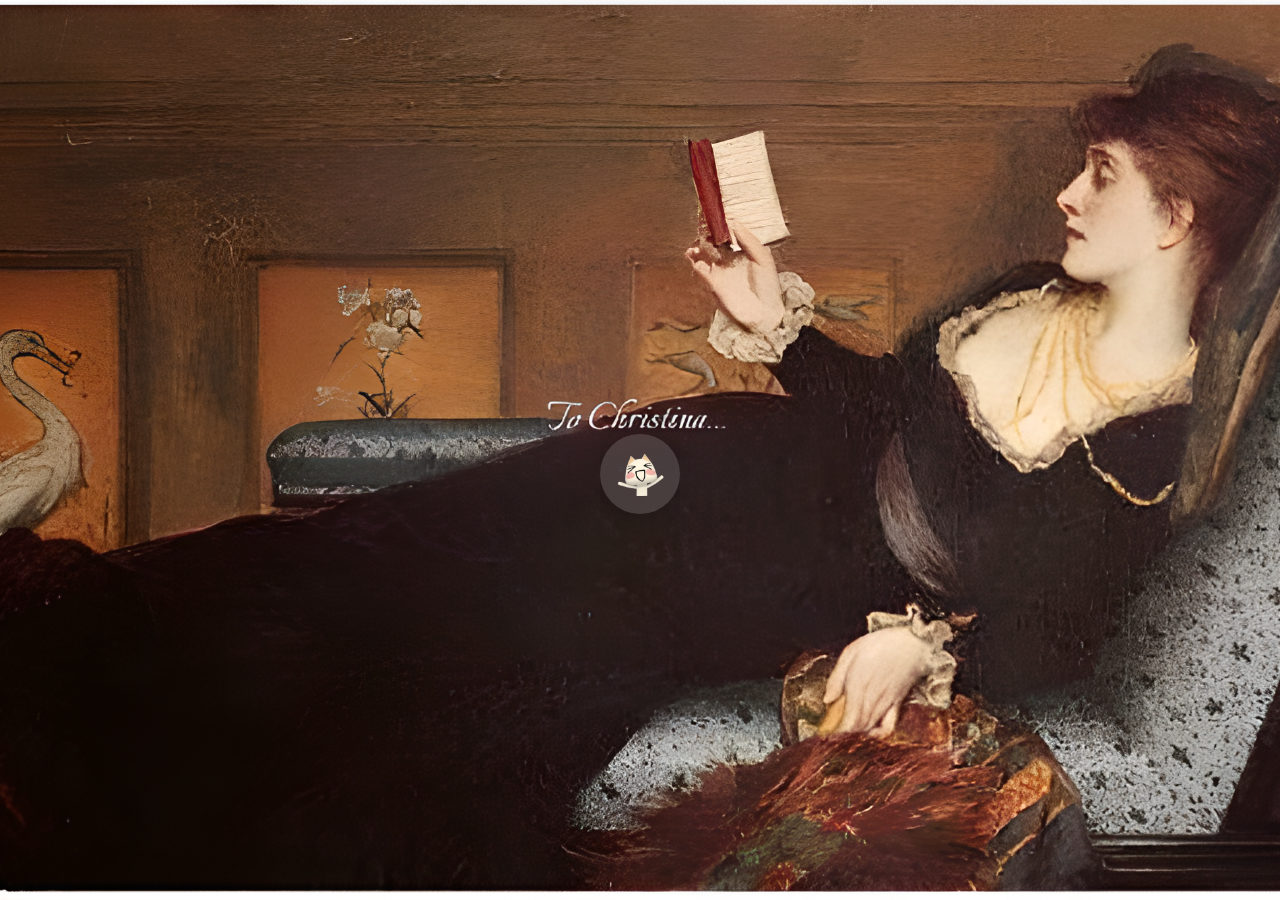
<file: index.html>
<!DOCTYPE html>
<html lang="en">

<head>
    <meta charset="UTF-8">
    <meta name="viewport" content="width=device-width, initial-scale=1.0">
    <title>Intro Page</title>
    <style>
        @import url('https://fonts.googleapis.com/css2?family=Outfit:wght@400;700;800&display=swap');

        body,
        html {

            background-image: url("pics/first_page.png");
            background-size: cover;
            background-position: center;
            background-repeat: no-repeat;
            height: 100vh;
            font-family: 'Outfit', sans-serif;
            /* Beautiful gradient background */
            /*background: linear-gradient(135deg, #1f4037 0%, #99f2c8 100%);*/
            display: flex;
            justify-content: center;
            align-items: center;
            text-align: center;
            color: #413737;
            overflow: hidden;
        }


        .container {
            display: flex;
            flex-direction: column;
            align-items: center;
            gap: 1.5rem;
            animation: fadeIn 1.5s ease-out;

        }

        h1 {
            font-size: 5rem;
            font-weight: 800;
            margin: 0;
            text-shadow: 2px 4px 10px rgba(0, 0, 0, 0.2);
            letter-spacing: -2px;
        }

        .icon-link {
            display: inline-flex;
            justify-content: center;
            align-items: center;
            text-decoration: none;
            color: white;
            background-color: rgba(255, 255, 255, 0.15);
            border-radius: 50%;
            width: 80px;
            height: 80px;
            margin-top: 3rem;
            transition: all 0.3s cubic-bezier(0.25, 0.8, 0.25, 1);
            box-shadow: 0 8px 32px rgba(0, 0, 0, 0.2);
            animation: bounce 2s infinite cubic-bezier(0.45, 0.05, 0.55, 0.95);
            backdrop-filter: blur(10px);
            -webkit-backdrop-filter: blur(10px);

        }

        .icon-link:hover {
            background-color: rgba(255, 255, 255, 0.3);
            transform: scale(1.15) translateY(-5px);
            box-shadow: 0 12px 40px rgba(0, 0, 0, 0.3);
            animation-play-state: paused;
        }

        .icon-link img {
            width: 70%;
            height: 70%;
            object-fit: contain;
        }

        @keyframes fadeIn {
            from {
                opacity: 0;
                transform: translateY(40px);
            }

            to {
                opacity: 1;
                transform: translateY(0);
            }
        }

        @keyframes bounce {

            0%,
            100% {
                transform: translateY(0);
            }

            50% {
                transform: translateY(15px);
            }
        }
    </style>
</head>

<body>
    <div class="container">
        <!--<h1>To Christina</h1>
        <p>Happy Birthday my love!</p>-->
        <a href="index1.html" class="icon-link" aria-label="Go to next page">
            <img src="pics/click-me.png" alt="Click Me">
        </a>
    </div>
</body>

</html>
</file>
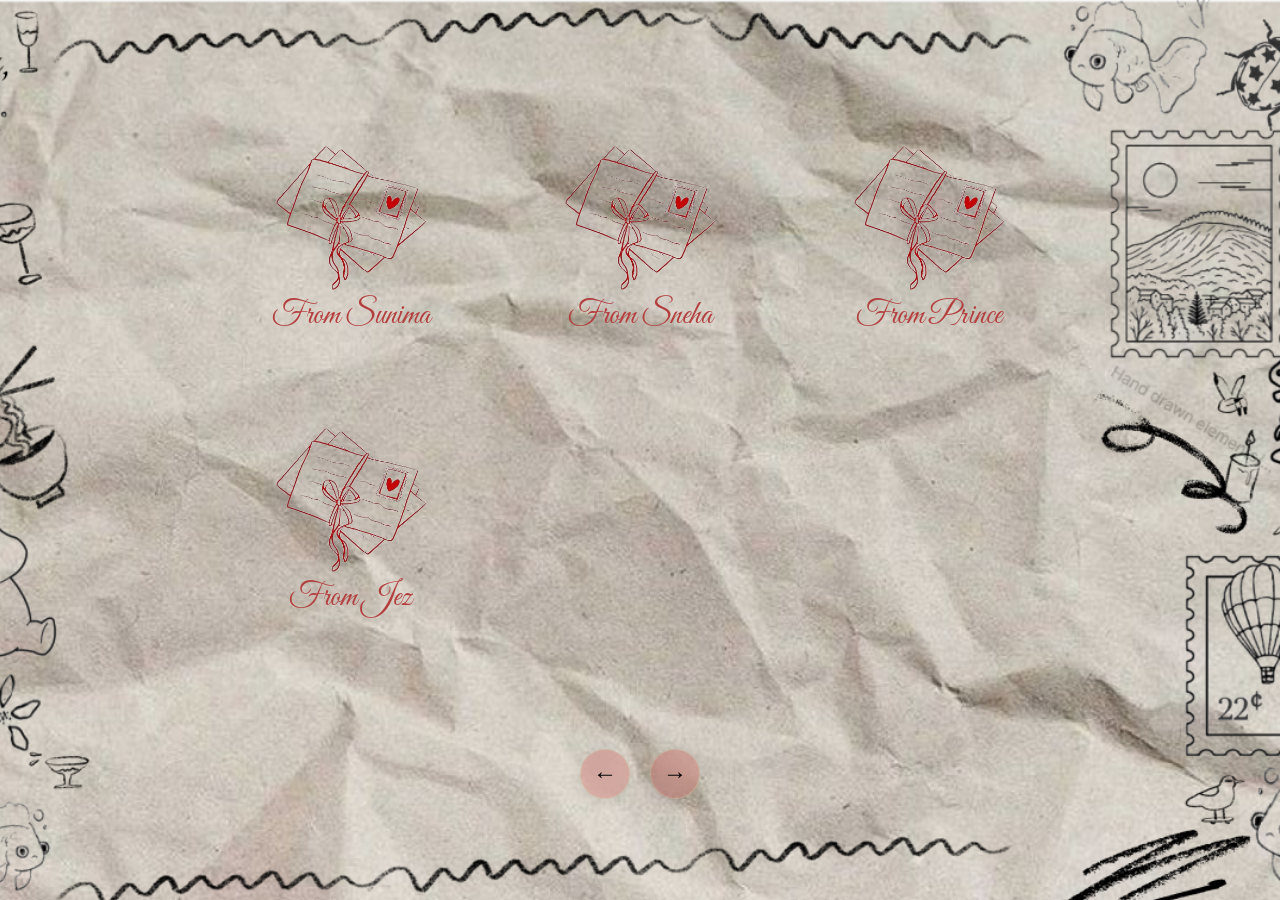
<file: index1.html>
<!DOCTYPE html>
<html lang="en">

<head>
  <meta charset="UTF-8" />
  <meta name="viewport" content="width=device-width, initial-scale=1.0" />
  <title>To Christina 💌</title>
  <!-- Google Fonts -->
  <link rel="preconnect" href="https://fonts.googleapis.com" />
  <link rel="preconnect" href="https://fonts.gstatic.com" crossorigin />
  <link href="https://fonts.googleapis.com/css2?family=Great+Vibes&family=Playfair+Display:wght@400;500&display=swap"
    rel="stylesheet" />
  <link rel="stylesheet" href="styles.css" />
</head>

<body>
  <main class="birthday-page" id="view-1">
    <section class="card">
      <section class="envelope-grid" aria-label="Letters from Prince">
        <figure class="envelope-item">
          <img src="pics/envelope.png" alt="Letter envelope" />
          <figcaption>From Sunima</figcaption>
        </figure>
        <figure class="envelope-item">
          <img src="pics/envelope.png" alt="Letter envelope" />
          <figcaption>From Sneha</figcaption>
        </figure>
        <figure class="envelope-item">
          <img src="pics/envelope.png" alt="Letter envelope" />
          <figcaption>From Prince</figcaption>
        </figure>
        <figure class="envelope-item">
          <img src="pics/envelope.png" alt="Letter envelope" />
          <figcaption>From Jez</figcaption>
        </figure>
      </section>
    </section>
  </main>

  <audio id="view-2-audio" src="music\Gorillaz - On Melancholy Hill (Official Video).mp3" loop preload="auto"></audio>
  <main class="birthday-page hidden" id="view-2">
    <section class="card second-view-card">
      <div class="gallery-inner">
        <h2 class="gallery-header">HAPPY BIRTHDAY</h2>
        <div class="picture-container">
          <div class="picture-box"><img src="pics/9.jpeg" alt="Photo 1" /></div>
          <div class="picture-box"><img src="pics/1.jpeg" alt="Photo 2" /></div>
          <div class="picture-box"><img src="pics/3.jpeg" alt="Photo 3" /></div>
          <div class="picture-box"><img src="pics/4.jpeg" alt="Photo 4" /></div>
          <div class="picture-box"><img src="pics/5.jpeg" alt="Photo 5" /></div>
          <div class="picture-box"><img src="pics/6.jpeg" alt="Photo 6" /></div>
          <div class="picture-box"><img src="pics/7.jpeg" alt="Photo 7" /></div>
          <div class="picture-box"><img src="pics/8.jpeg" alt="Photo 8" /></div>
          <div class="picture-box"><img src="pics/2.jpeg" alt="Photo 9" /></div>
        </div>
      </div>
    </section>
  </main>

  <div class="popup-overlay" id="popup-overlay" aria-hidden="true">
    <div class="popup" role="dialog" aria-modal="true">
      <button class="popup-close" type="button" aria-label="Close message">
        ×
      </button>
      <div class="popup-content">
        <div class="popup-text" id="popup-text"></div>
        <img id="popup-image" class="popup-image" alt="Message from Jez" style="display: none;" />
      </div>
    </div>
  </div>

  <div class="toggle-container">
    <button class="toggle-button toggle-view-btn" aria-label="Previous View">
      &#8592;
    </button>
    <button class="toggle-button toggle-view-btn" aria-label="Next View">
      &#8594;
    </button>
  </div>

  <script src="script.js"></script>
</body>

</html>
</file>
<file: styles.css>
*,
*::before,
*::after {
  box-sizing: border-box;
  margin: 0;
  padding: 0;
}

body {
  min-height: 100vh;
  margin: 0;
  font-family:
    "Playfair Display",
    system-ui,
    -apple-system,
    BlinkMacSystemFont,
    "Segoe UI",
    sans-serif;
  background-image: url("pics/background.png");
  background-size: cover;
  background-position: center;
  background-repeat: no-repeat;
  background-attachment: fixed;
  display: flex;
  flex-direction: column;
  align-items: center;
  justify-content: center;
}

.birthday-page {
  width: 100%;
  padding: 16px;
  display: flex;
  align-items: center;
  justify-content: center;
}

.card {
  position: relative;
  width: min(1000px, 100%);
  aspect-ratio: 16 / 10;
  background-color: transparent;
  border-radius: 12px;
  padding: 32px 40px;
  display: flex;
  flex-direction: column;
}

.card-header {
  display: none;
}

.card-to,
.card-date {
  display: none;
}

.envelope-grid {
  flex: 1;
  display: grid;
  grid-template-columns: repeat(3, 1fr);
  gap: 20px 28px;
  padding: 0 40px 16px;
  align-items: center;
  justify-items: center;
}

.envelope-item {
  text-align: center;
  color: #998181;
}

.envelope-item img {
  max-width: 150px;
  width: 100%;
  height: auto;
  display: block;
  margin-inline: auto;
  filter: drop-shadow(0 4px 8px rgba(0, 0, 0, 0.15));
}

.envelope-item figcaption {
  margin-top: 6px;
  font-family: "Great Vibes", "Playfair Display", serif;
  font-size: 32px;
  color: #b43f3f;
}

.popup-overlay {
  position: fixed;
  inset: 0;
  background: transparent;
  display: flex;
  align-items: center;
  justify-content: center;
  opacity: 0;
  pointer-events: none;
  transition: opacity 200ms ease-out;
  z-index: 1000;
}

.popup-overlay.is-visible {
  opacity: 1;
  pointer-events: auto;
}

.popup {
  position: relative;
  width: min(1077px, 96vw);
  aspect-ratio: 1050 / 650;
  background-image: url("pics/creativefabrica-ai-image-editor-0-bot.png");
  background-size: cover;
  background-position: center;
  background-repeat: no-repeat;
  border-radius: 20px;
  box-shadow: 0 18px 18px rgba(0, 0, 0, 0.35);
  display: flex;
  padding: 80px 260px 80px 230px;
}

.popup-content {
  align-self: center;
  width: 100%;
}

.popup-image {
  max-width: 100%;
  height: auto;
  display: block;
  margin: 0 auto;
  border-radius: 8px;
}

.popup-text {
  font-family: Arial, Helvetica, sans-serif;
  font-size: 20px;
  line-height: 1.6;
  color: #0c0909;
  white-space: pre-wrap;
}

.popup-close {
  position: absolute;
  top: 14px;
  right: 18px;
  width: 32px;
  height: 32px;
  border-radius: 999px;
  border: none;
  background: rgba(255, 255, 255, 0.85);
  color: #333;
  font-size: 22px;
  line-height: 1;
  cursor: pointer;
  display: flex;
  align-items: center;
  justify-content: center;
}

.popup-close:hover {
  background: #ffffff;
}

@media (max-width: 900px) {
  .card {
    aspect-ratio: 3 / 4;
    padding: 24px 20px;
  }

  .envelope-grid {
    padding-inline: 8px;
    gap: 20px 16px;
  }

  .envelope-item img {
    max-width: 90px;
  }
}

@media (max-width: 600px) {
  body {
    align-items: flex-start;
  }

  .card {
    aspect-ratio: auto;
    height: auto;
  }

  .envelope-grid {
    grid-template-columns: repeat(2, 1fr);
  }
}

/* Toggle Button & Second View */
.hidden {
  display: none !important;
}

.toggle-container {
  position: relative;
  z-index: 100;
  display: flex;
  gap: 20px;
  margin: 30px 0 40px;
}

.toggle-button {
  background-color: rgba(211, 27, 27, 0.2);
  border: 1px solid rgba(206, 205, 163, 0.4);
  backdrop-filter: blur(10px);
  color: #070707;
  width: 50px;
  height: 50px;
  border-radius: 50%;
  font-family: Arial, sans-serif;
  font-size: 24px;
  font-weight: bold;
  display: flex;
  align-items: center;
  justify-content: center;
  cursor: pointer;
  transition: all 0.3s ease;
  box-shadow: 0 4px 15px rgba(0, 0, 0, 0.1);
}

.toggle-button:hover {
  background: rgba(255, 255, 255, 0.4);
  transform: translateY(-3px) scale(1.05);
  box-shadow: 0 8px 25px rgba(0, 0, 0, 0.2);
}

.second-view-card {
  display: flex;
  align-items: center;
  justify-content: center;
  background-color: transparent;
  padding: 40px;
  border-radius: 8px;
  box-shadow: 0 10px 30px rgba(0, 0, 0, 0.1);
}

.gallery-inner {
  display: flex;
  flex-direction: column;
  align-items: center;
  width: 100%;
  max-width: 800px;
}

.gallery-header {
  font-family: Arial, Helvetica, sans-serif;
  font-weight: 800;
  font-size: 1.4rem;
  letter-spacing: 4px;
  color: #111;
  margin-bottom: 25px;
  text-transform: uppercase;
}

.picture-container {
  display: grid;
  grid-template-columns: repeat(3, 1fr);
  gap: 10px;
  width: 100%;
  margin-bottom: 35px;
}

.picture-box {
  background-color: #e0e0e0;
  aspect-ratio: 1 / 1;
  width: 100%;
  border-radius: 0;
  transition: transform 0.3s ease;
  filter: grayscale(100%);
  overflow: hidden;
  display: flex;
  align-items: center;
  justify-content: center;
}

.picture-box img {
  width: 100%;
  height: 100%;
  object-fit: cover;
  display: block;
}

.picture-box:hover {
  transform: scale(1.02);
  filter: grayscale(0%);
  z-index: 10;
}

.view-more-btn {
  background-color: transparent;
  border: 1px solid #111;
  color: #111;
  font-family: Arial, Helvetica, sans-serif;
  font-weight: bold;
  font-size: 0.8rem;
  letter-spacing: 2px;
  padding: 12px 30px;
  cursor: pointer;
  text-transform: uppercase;
  transition: all 0.3s ease;
}

.view-more-btn:hover {
  background-color: #111;
  color: #fff;
}

@media (max-width: 600px) {
  .picture-container {
    grid-template-columns: repeat(2, 1fr);
  }
}
</file>
